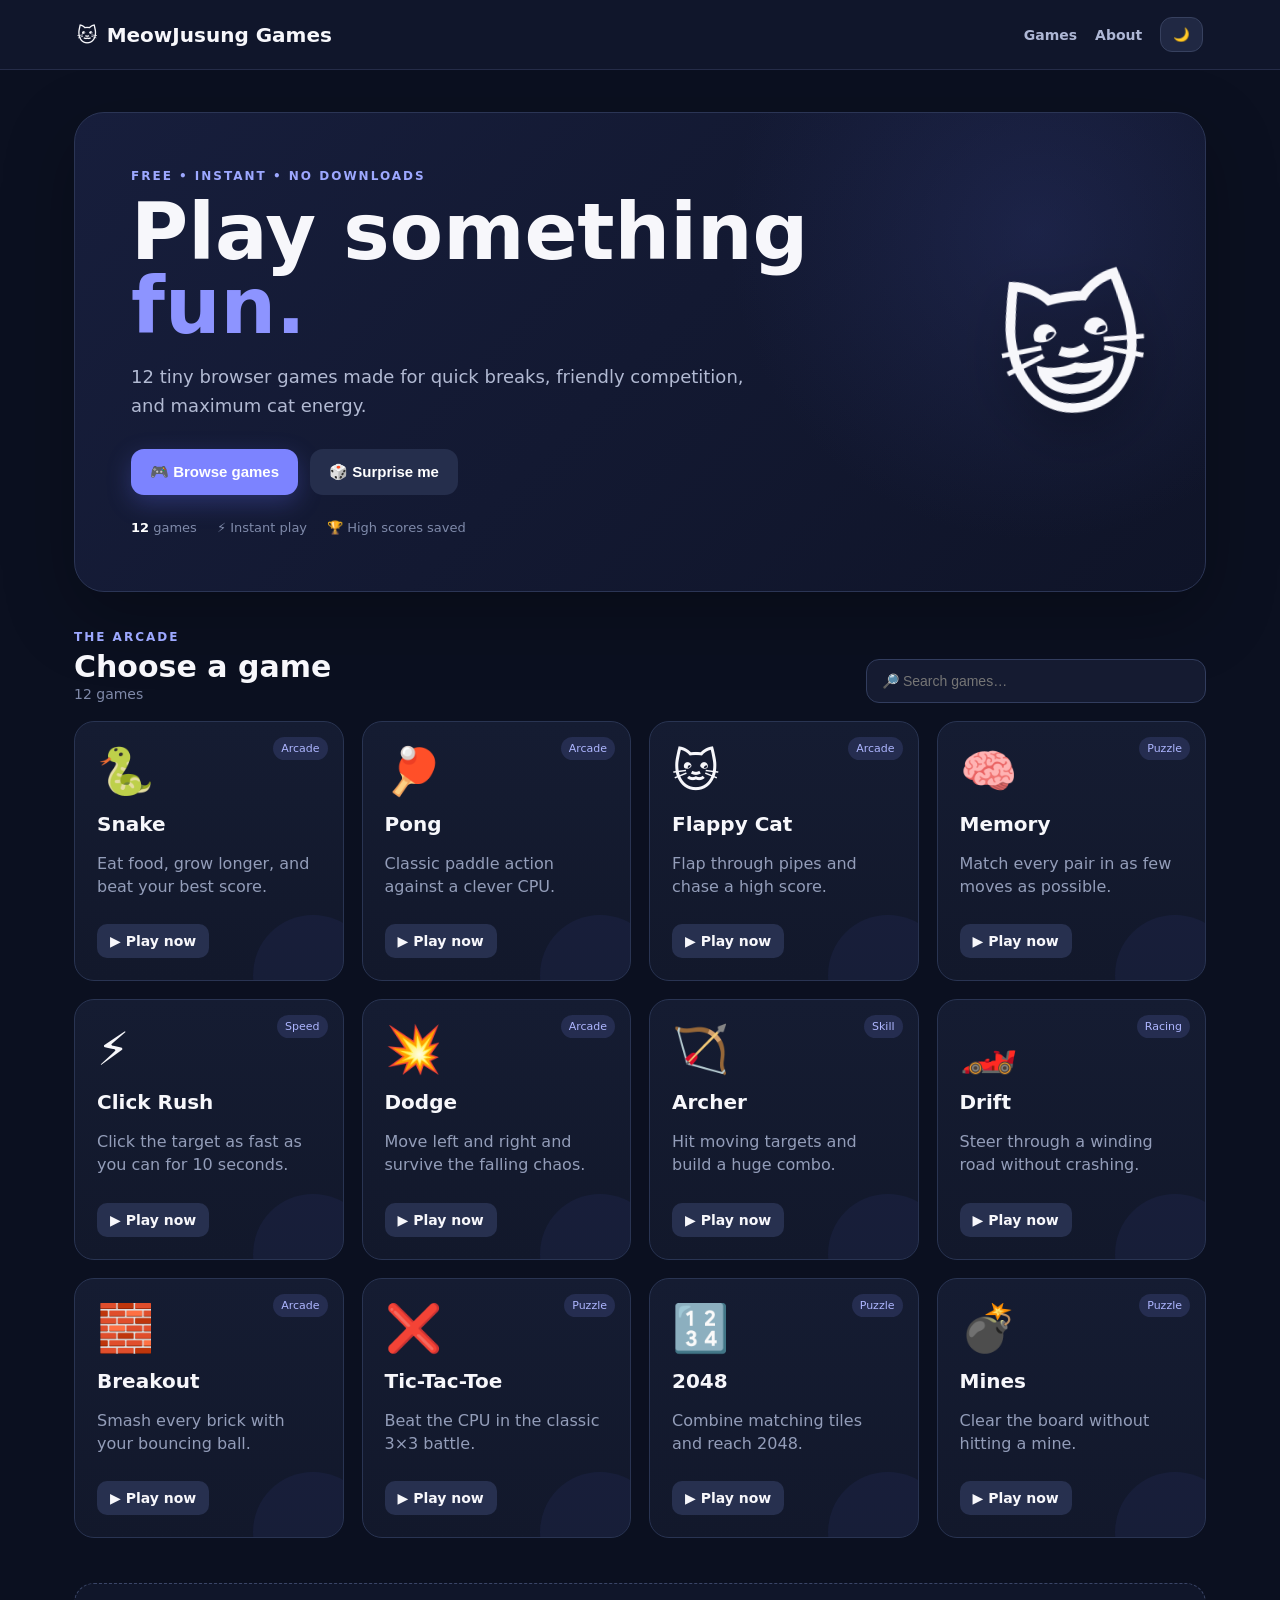
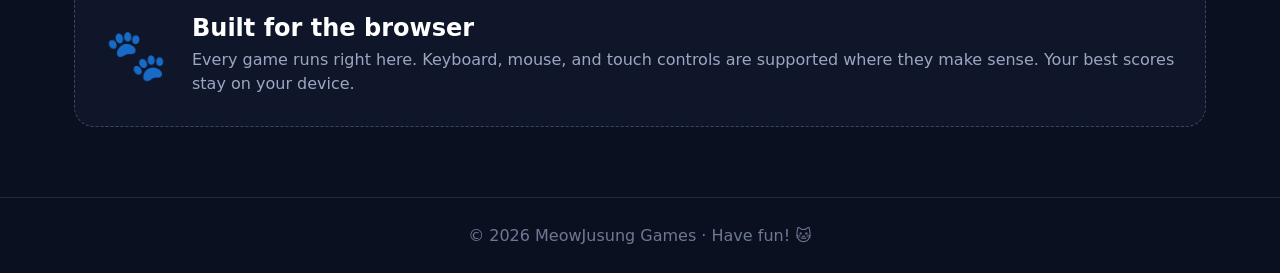
<file: index.html>
<!doctype html>
<html lang="en">
<head>
<meta charset="utf-8"><meta name="viewport" content="width=device-width,initial-scale=1">
<title>MeowJusung Games 🐱</title><link rel="stylesheet" href="style.css">
</head>
<body>
<header class="topbar"><a class="logo" href="index.html">🐱 <span>MeowJusung Games</span></a><nav><a href="#games">Games</a><a href="#about">About</a><button id="themeBtn" title="Toggle theme">🌙</button></nav></header>
<main>
<section class="hero"><div><p class="eyebrow">FREE • INSTANT • NO DOWNLOADS</p><h1>Play something <em>fun.</em></h1><p class="sub">12 tiny browser games made for quick breaks, friendly competition, and maximum cat energy.</p><div class="hero-actions"><button class="primary" onclick="document.getElementById('games').scrollIntoView({behavior:'smooth'})">🎮 Browse games</button><button class="secondary" onclick="randomGame()">🎲 Surprise me</button></div><div class="stats"><span><b id="total">12</b> games</span><span>⚡ Instant play</span><span>🏆 High scores saved</span></div></div><div class="hero-cat">😺</div></section>
<section class="toolbar"><div><p class="eyebrow small">THE ARCADE</p><h2 id="games">Choose a game</h2><span id="count" class="muted"></span></div><input id="search" placeholder="🔎 Search games…" aria-label="Search games"></section>
<section id="grid" class="grid"></section>
<section id="about" class="coming"><div class="bigpaw">🐾</div><div><h2>Built for the browser</h2><p>Every game runs right here. Keyboard, mouse, and touch controls are supported where they make sense. Your best scores stay on your device.</p></div></section>
</main><footer>© 2026 MeowJusung Games · Have fun! 🐱</footer>
<script src="app.js"></script>
</body></html>
</file>
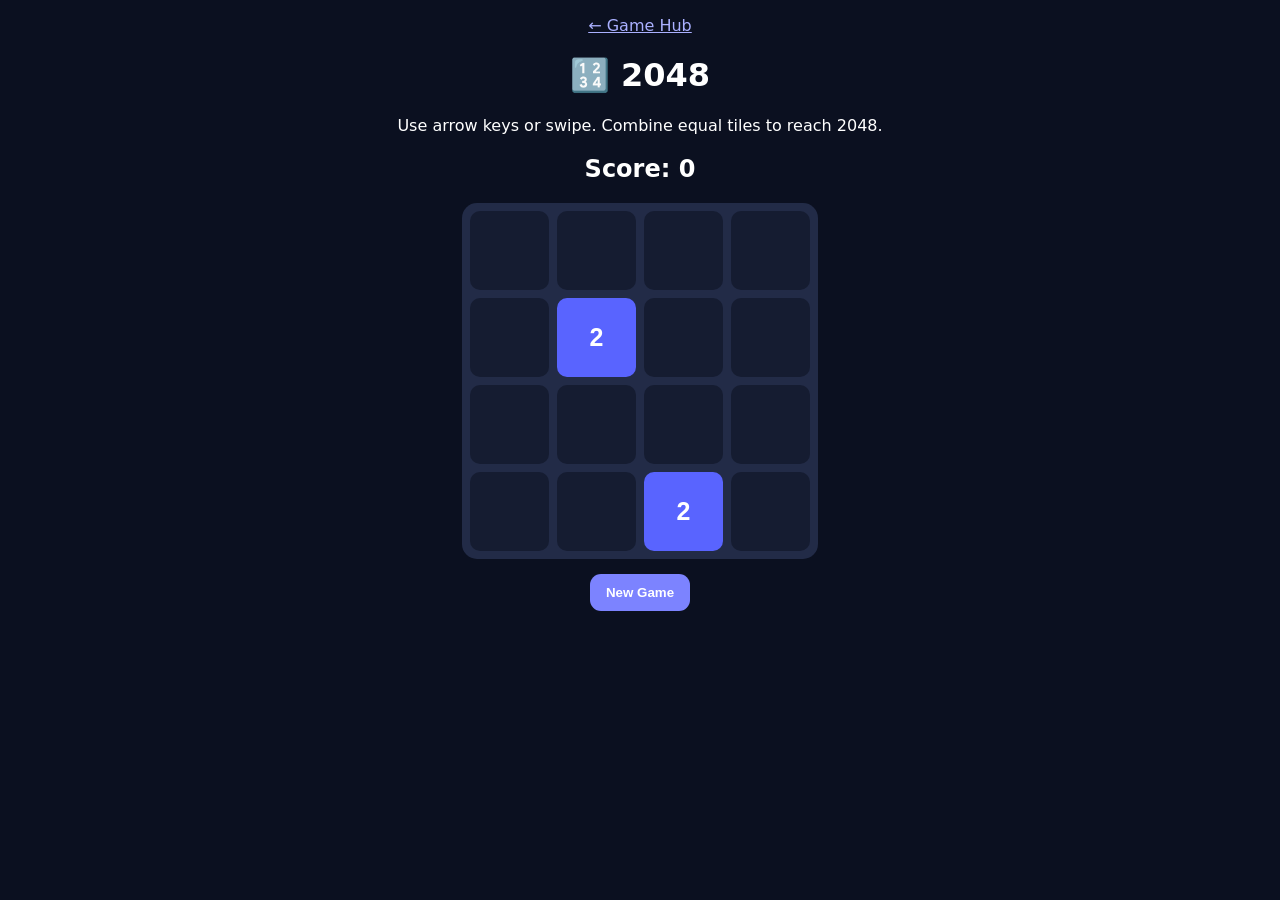
<file: games/2048.html>
<!doctype html><html lang="en"><meta name="viewport" content="width=device-width,initial-scale=1"><title>2048 — MeowJusung Games</title><style>body{margin:0;background:#0b1020;color:#fff;font-family:system-ui;text-align:center}#g{width:340px;max-width:92vw;margin:auto;display:grid;grid-template-columns:repeat(4,1fr);gap:8px;background:#222b47;padding:8px;border-radius:15px}.t{aspect-ratio:1;border:0;border-radius:10px;background:#151c31;color:white;font-size:25px;font-weight:900}.on{background:#5964ff}.new{margin:15px;padding:11px 16px;border:0;border-radius:11px;background:#7c83ff;color:white;font-weight:800}a{color:#aab0ff}</style><main><p><a href="../index.html">← Game Hub</a></p><h1>🔢 2048</h1><p>Use arrow keys or swipe. Combine equal tiles to reach 2048.</p><h2 id=s>Score: 0</h2><div id=g></div><button class=new onclick="start()">New Game</button></main><script>let a,score=0;function start(){a=Array(16).fill(0);score=0;add();add();draw()}function add(){let e=a.map((v,i)=>v?null:i).filter(i=>i!==null);if(e.length)a[e[Math.random()*e.length|0]]=Math.random()<.9?2:4}function draw(){g.innerHTML=a.map(v=>`<button class="t ${v?'on':''}">${v||''}</button>`).join('');s.textContent='Score: '+score}function move(dir){let old=a.join();let rows=[];for(let r=0;r<4;r++)rows.push(a.slice(r*4,r*4+4));if(dir==='up'||dir==='down'){rows=rows[0].map((_,c)=>rows.map(r=>r[c]));if(dir==='down')rows.forEach(r=>r.reverse())}if(dir==='right')rows.forEach(r=>r.reverse());rows=rows.map(r=>{r=r.filter(Boolean);for(let i=0;i<r.length-1;i++)if(r[i]===r[i+1]){r[i]*=2;score+=r[i];r.splice(i+1,1)}while(r.length<4)r.push(0);return r});if(dir==='right'||dir==='down')rows.forEach(r=>r.reverse());if(dir==='up'||dir==='down')rows=rows[0].map((_,c)=>rows.map(r=>r[c]));a=rows.flat();if(a.join()!==old){add();draw();if(!a.includes(2048)&&!canMove()){setTimeout(()=>alert('No more moves! Score: '+score),50)}}}function canMove(){for(let i=0;i<16;i++){if(!a[i])return true;if(i%4<3&&a[i]===a[i+1])return true;if(i<12&&a[i]===a[i+4])return true}return false}addEventListener('keydown',e=>{let m={ArrowUp:'up',ArrowDown:'down',ArrowLeft:'left',ArrowRight:'right'}[e.key];if(m){e.preventDefault();move(m)}});let sx=0,sy=0;addEventListener('touchstart',e=>{sx=e.touches[0].clientX;sy=e.touches[0].clientY},{passive:true});addEventListener('touchend',e=>{let dx=e.changedTouches[0].clientX-sx,dy=e.changedTouches[0].clientY-sy;if(Math.max(Math.abs(dx),Math.abs(dy))<30)return;move(Math.abs(dx)>Math.abs(dy)?dx>0?'right':'left':dy>0?'down':'up')},{passive:true});start()</script>
</file>
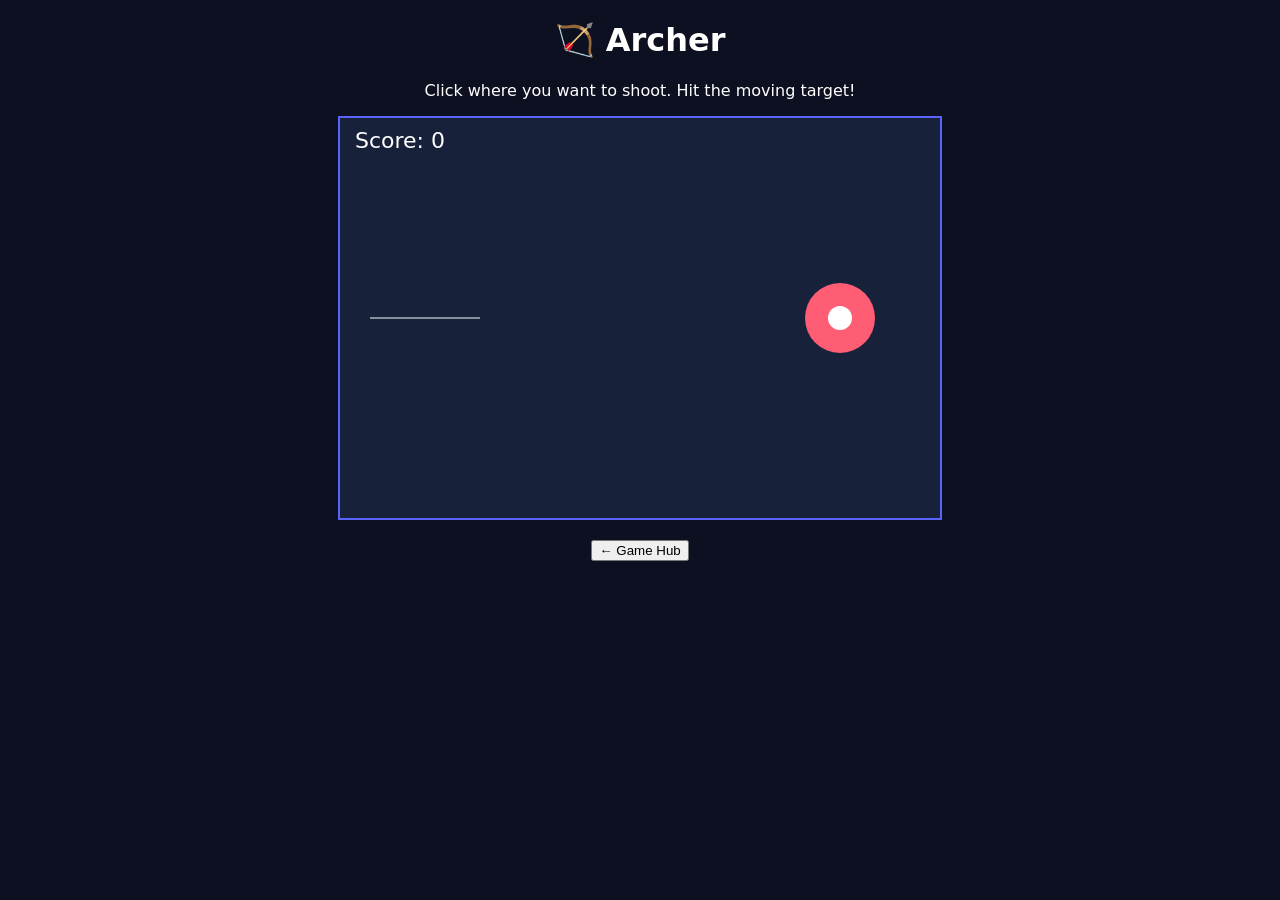
<file: games/archer.html>
<!doctype html><meta name="viewport" content="width=device-width,initial-scale=1"><title>Archer</title><style>body{margin:0;background:#0d1020;color:white;font-family:system-ui;text-align:center}canvas{background:#17213a;border:2px solid #5964ff;max-width:92vw}</style><h1>🏹 Archer</h1><p>Click where you want to shoot. Hit the moving target!</p><canvas id=c width=600 height=400></canvas><p><button onclick="location.href='../index.html'">← Game Hub</button></p><script>let x=c.getContext('2d'),tx=500,ty=200,score=0; c.onclick=e=>{let r=c.getBoundingClientRect(),mx=e.clientX-r.left,my=e.clientY-r.top;if(Math.hypot(mx-tx,my-ty)<35){score++;tx=80+Math.random()*440;ty=60+Math.random()*280}else{score=Math.max(0,score-1)}draw()};function draw(){x.clearRect(0,0,600,400);x.strokeStyle='white';x.beginPath();x.moveTo(30,200);x.lineTo(140,200);x.stroke();x.fillStyle='#ff5d73';x.beginPath();x.arc(tx,ty,35,0,7);x.fill();x.fillStyle='white';x.beginPath();x.arc(tx,ty,12,0,7);x.fill();x.font='22px system-ui';x.fillText('Score: '+score,15,30)}draw()</script>
</file>
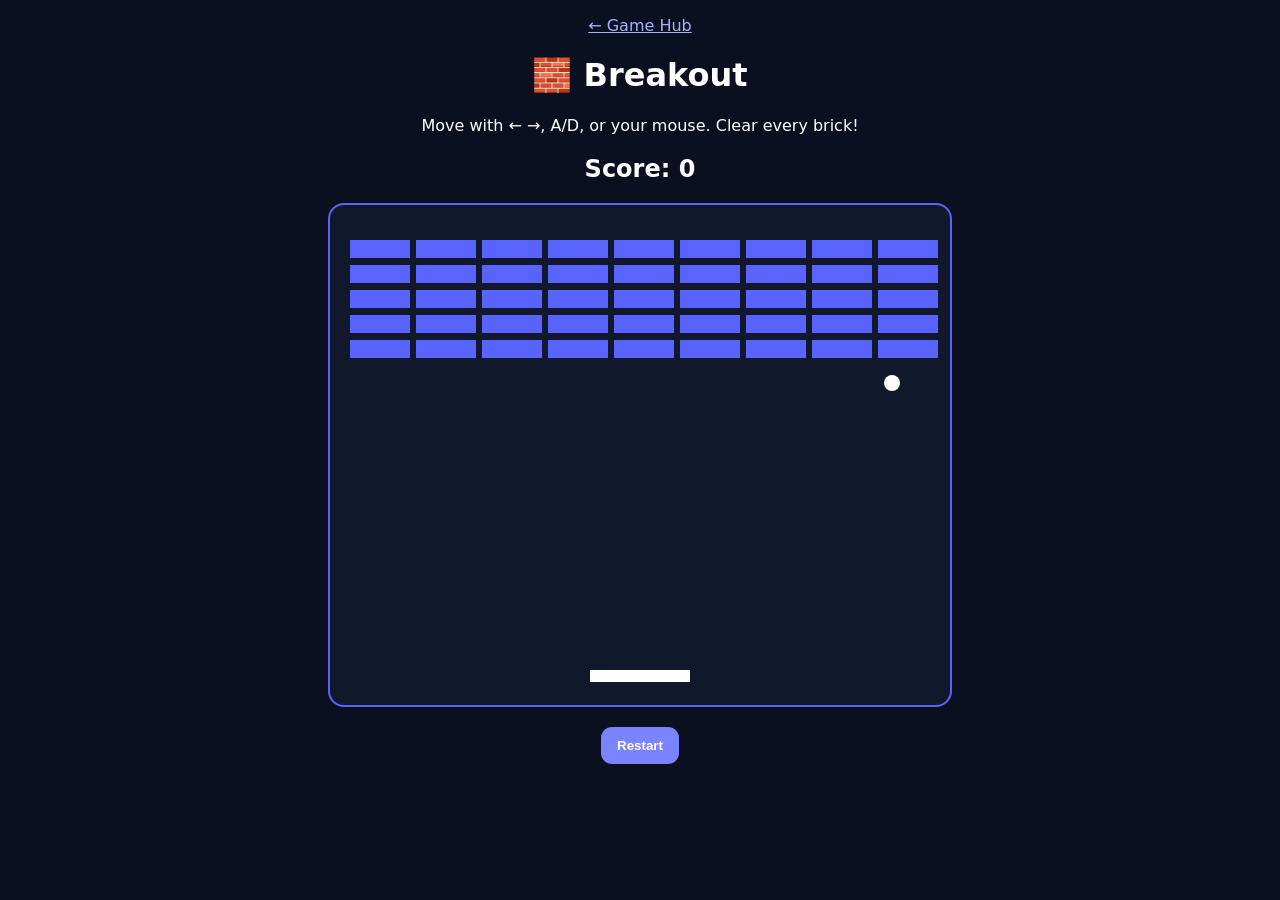
<file: games/breakout.html>
<!doctype html><html lang="en"><meta name="viewport" content="width=device-width,initial-scale=1"><title>Breakout — MeowJusung Games</title><style>body{margin:0;background:#0b1020;color:#fff;font-family:system-ui;text-align:center}canvas{width:min(620px,94vw);height:auto;background:#11182b;border:2px solid #5964ff;border-radius:16px}button{padding:11px 16px;border:0;border-radius:11px;background:#7c83ff;color:#fff;font-weight:800;cursor:pointer}a{color:#aab0ff}</style><main><p><a href="../index.html">← Game Hub</a></p><h1>🧱 Breakout</h1><p>Move with ← →, A/D, or your mouse. Clear every brick!</p><h2 id=s>Score: 0</h2><canvas id=c width=620 height=500></canvas><p><button onclick="start()">Restart</button></p></main><script>const c=document.getElementById('c'),g=c.getContext('2d');let px,ball,bricks,run;addEventListener('keydown',e=>{if(e.key==='ArrowLeft'||e.key.toLowerCase()==='a')px-=30;if(e.key==='ArrowRight'||e.key.toLowerCase()==='d')px+=30;px=Math.max(0,Math.min(520,px))});c.onmousemove=e=>{const r=c.getBoundingClientRect();px=(e.clientX-r.left)*620/r.width-50;px=Math.max(0,Math.min(520,px))};function start(){px=260;ball={x:310,y:430,vx:4,vy:-4};bricks=[];for(let r=0;r<5;r++)for(let q=0;q<9;q++)bricks.push({x:20+q*66,y:35+r*25,on:1});run=1;loop()}function loop(){if(!run)return;ball.x+=ball.vx;ball.y+=ball.vy;if(ball.x<8||ball.x>612)ball.vx*=-1;if(ball.y<8)ball.vy*=-1;if(ball.y>455&&ball.y<480&&ball.x>px&&ball.x<px+100)ball.vy=-Math.abs(ball.vy),ball.vx+=(ball.x-px-50)/20;for(const b of bricks)if(b.on&&ball.x>b.x&&ball.x<b.x+60&&ball.y>b.y&&ball.y<b.y+18){b.on=0;ball.vy*=-1;const n=bricks.filter(z=>z.on).length;s.textContent='Score: '+(45-n)}if(ball.y>500){run=0;alert('Game over! Restart and try again.')}if(!bricks.some(b=>b.on)){run=0;alert('You cleared the board!')}g.clearRect(0,0,620,500);g.fillStyle='#5964ff';bricks.forEach(b=>{if(b.on)g.fillRect(b.x,b.y,60,18)});g.fillStyle='white';g.fillRect(px,465,100,12);g.beginPath();g.arc(ball.x,ball.y,8,0,7);g.fill();requestAnimationFrame(loop)}start()</script>
</file>
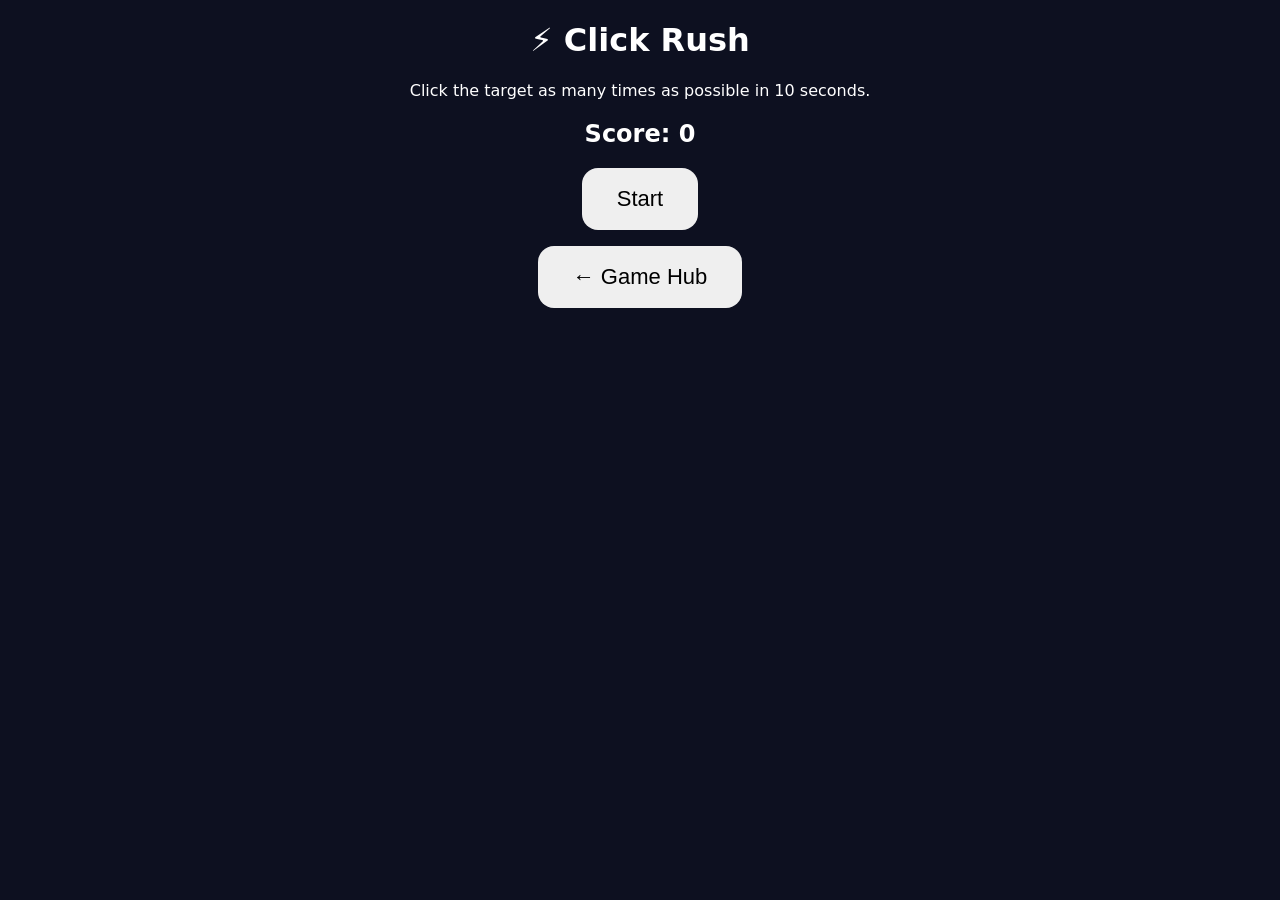
<file: games/click-rush.html>
<!doctype html><meta name="viewport" content="width=device-width,initial-scale=1"><title>Click Rush</title><style>body{margin:0;background:#0d1020;color:white;font-family:system-ui;text-align:center}button{font-size:22px;padding:18px 35px;border:0;border-radius:16px;cursor:pointer}#target{position:fixed;left:50%;top:50%;transform:translate(-50%,-50%)}.hidden{display:none}</style><h1>⚡ Click Rush</h1><p>Click the target as many times as possible in 10 seconds.</p><h2 id=s>Score: 0</h2><button id=start onclick="go()">Start</button><button id=target class=hidden onclick="hit()">CLICK!</button><p><button onclick="location.href='../index.html'">← Game Hub</button></p><script>let n=0,end;function go(){n=0;document.getElementById('s').textContent='Score: 0';start.classList.add('hidden');target.classList.remove('hidden');end=Date.now()+10000;move();tick()}function hit(){if(Date.now()<end){n++;s.textContent='Score: '+n;move()}}function move(){target.style.left=(10+Math.random()*80)+'%';target.style.top=(20+Math.random()*65)+'%'}function tick(){if(Date.now()<end)setTimeout(tick,100);else{target.classList.add('hidden');start.classList.remove('hidden');alert('Time! Score: '+n)}}</script>
</file>
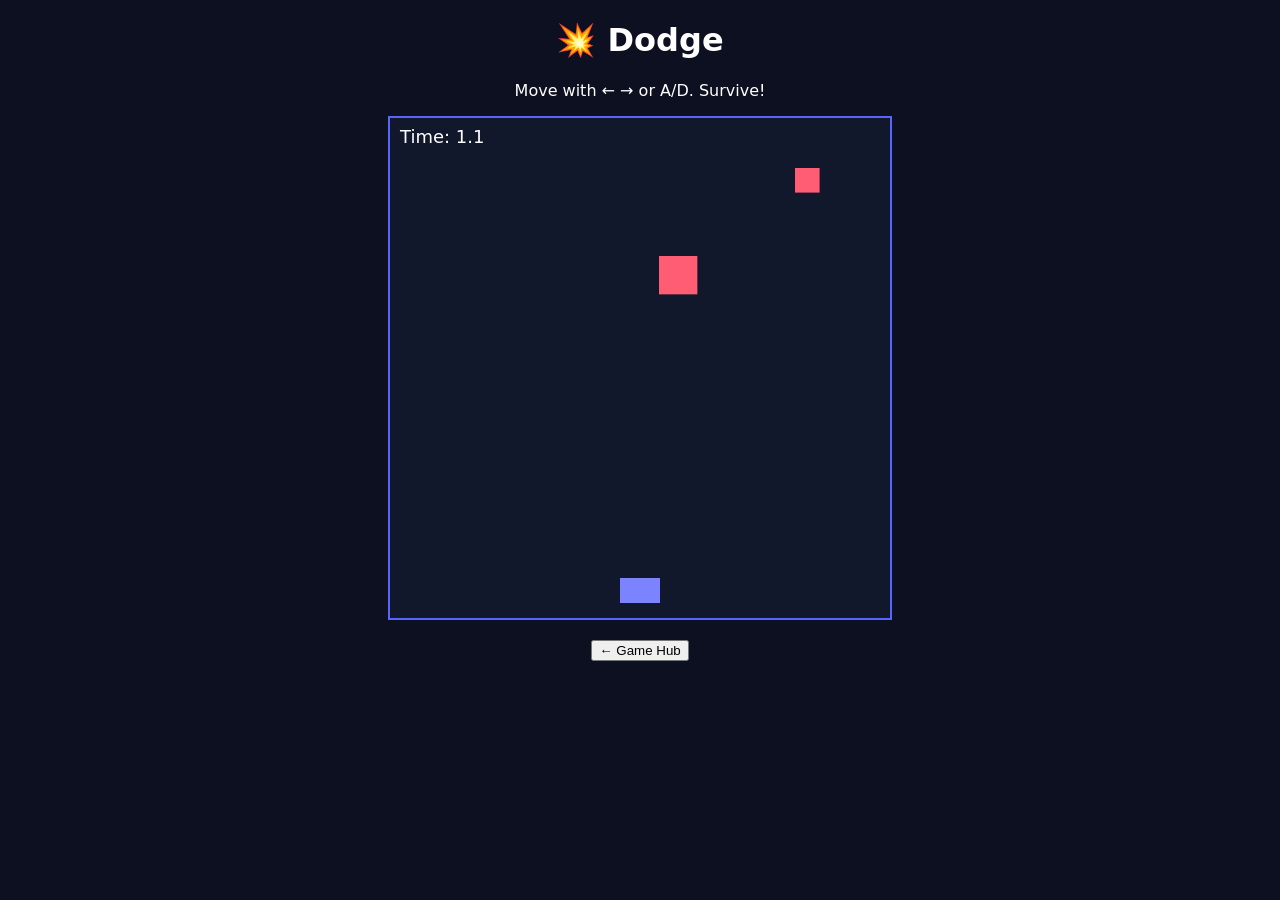
<file: games/dodge.html>
<!doctype html><meta name="viewport" content="width=device-width,initial-scale=1"><title>Dodge</title><style>body{margin:0;background:#0d1020;color:white;font-family:system-ui;text-align:center}canvas{background:#11182b;border:2px solid #5964ff;max-width:92vw}</style><h1>💥 Dodge</h1><p>Move with ← → or A/D. Survive!</p><canvas id=c width=500 height=500></canvas><p><button onclick="location.href='../index.html'">← Game Hub</button></p><script>let x=c.getContext('2d'),px=230,obs=[],t=0,run=1;onkeydown=e=>{if(e.key==='ArrowLeft'||e.key.toLowerCase()==='a')px-=25;if(e.key==='ArrowRight'||e.key.toLowerCase()==='d')px+=25;px=Math.max(0,Math.min(460,px))};function loop(){if(!run)return;t++;if(t%22===0)obs.push({x:Math.random()*460|0,y:-30,s:20+Math.random()*25});x.clearRect(0,0,500,500);x.fillStyle='#7c83ff';x.fillRect(px,460,40,25);x.fillStyle='#ff5d73';obs.forEach(o=>{o.y+=4;x.fillRect(o.x,o.y,o.s,o.s);if(o.y>435&&o.x<px+40&&o.x+o.s>px){run=0;alert('You survived '+Math.floor(t/60)+' seconds');location.reload()}});obs=obs.filter(o=>o.y<520);x.fillStyle='white';x.font='18px system-ui';x.fillText('Time: '+(t/60).toFixed(1),10,25);requestAnimationFrame(loop)}loop()</script>
</file>
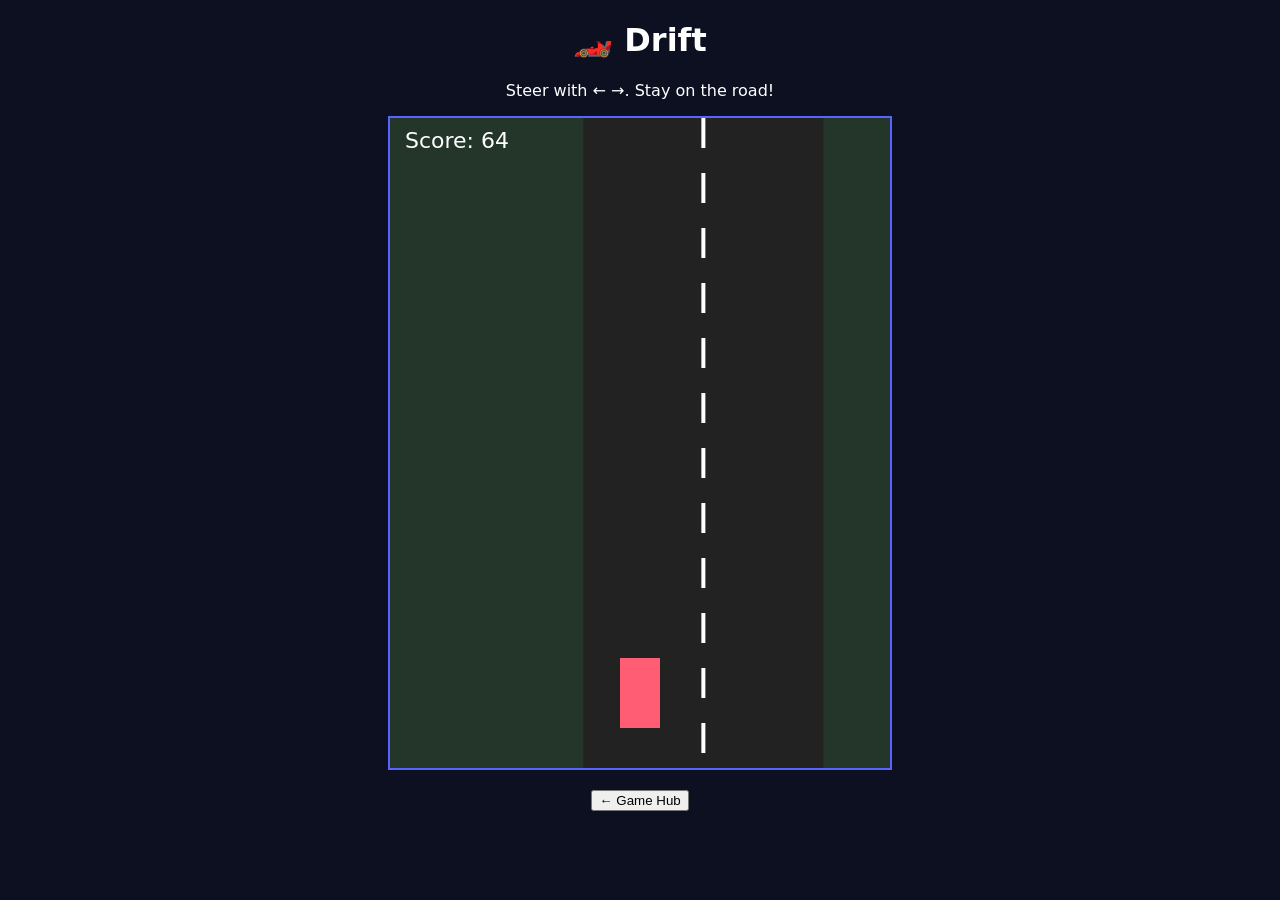
<file: games/drift.html>
<!doctype html><meta name="viewport" content="width=device-width,initial-scale=1"><title>Drift</title><style>body{margin:0;background:#0d1020;color:white;font-family:system-ui;text-align:center}canvas{background:#24352a;border:2px solid #5964ff;max-width:92vw}</style><h1>🏎️ Drift</h1><p>Steer with ← →. Stay on the road!</p><canvas id=c width="500" height="650"></canvas><p><button onclick="location.href='../index.html'">← Game Hub</button></p><script>let x=c.getContext('2d'),car=230,road=130,t=0,alive=1;onkeydown=e=>{if(e.key==='ArrowLeft')car-=18;if(e.key==='ArrowRight')car+=18};function loop(){if(!alive)return;t++;road=130+Math.sin(t/70)*80;x.clearRect(0,0,500,650);x.fillStyle='#222';x.fillRect(road,0,240,650);x.strokeStyle='white';x.setLineDash([30,25]);x.lineWidth=4;x.beginPath();x.moveTo(road+120,0);x.lineTo(road+120,650);x.stroke();x.setLineDash([]);x.fillStyle='#ff5d73';x.fillRect(car,540,40,70);x.fillStyle='white';x.font='22px system-ui';x.fillText('Score: '+t,15,30);if(car<road||car>road+200){alive=0;alert('Crash! Score: '+t)}else requestAnimationFrame(loop)}loop()</script>
</file>
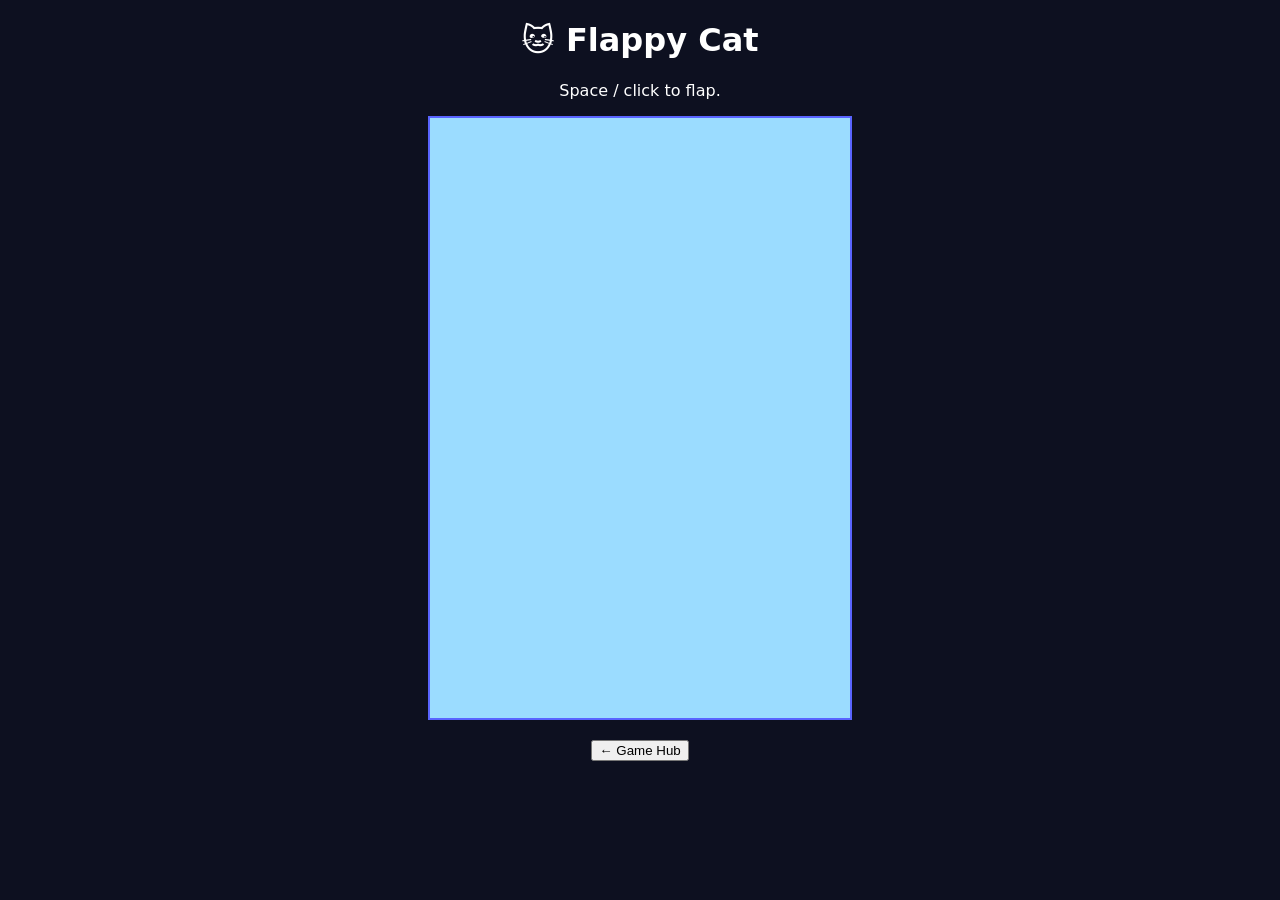
<file: games/flappy.html>
<!doctype html><meta name="viewport" content="width=device-width,initial-scale=1"><title>Flappy Cat</title><style>body{margin:0;background:#0d1020;color:white;font-family:system-ui;text-align:center}canvas{background:#9bdcff;border:2px solid #5964ff;max-width:92vw}</style><h1>🐱 Flappy Cat</h1><p>Space / click to flap.</p><canvas id=c width=420 height=600></canvas><p><button onclick="location.href='../index.html'">← Game Hub</button></p><script>let x=c.getContext('2d'),y=300,v=0,px=420,gap=180,top=180,score=0,dead=0;function flap(){if(dead){location.reload();return}v=-8}onkeydown=e=>{if(e.code==='Space')flap()};c.onclick=flap;function loop(){v+=.4;y+=v;px-=3;if(px<-60){px=420;top=70+Math.random()*300;score++}x.clearRect(0,0,420,600);x.fillStyle='#57b66b';x.fillRect(px,0,55,top);x.fillRect(px,top+gap,55,600);x.font='38px system-ui';x.fillText('🐱',100,y);x.fillStyle='#111';x.font='22px system-ui';x.fillText('Score: '+score,15,30);if(y<0||y>580||(px<135&&px+55>100&&(y<top||y>top+gap))){dead=1;x.fillText('Game over — click to restart',70,300)}else requestAnimationFrame(loop)}loop()</script>
</file>
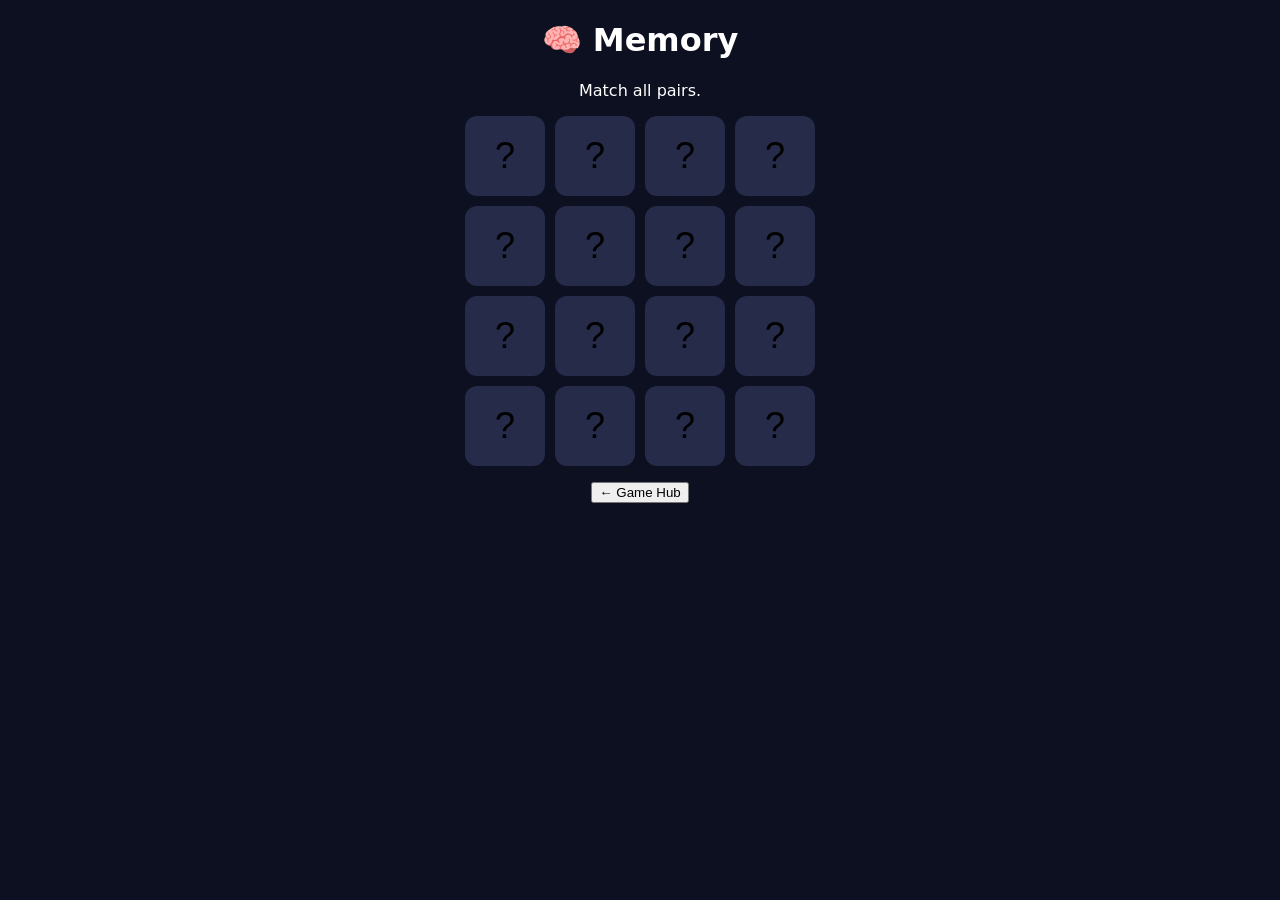
<file: games/memory.html>
<!doctype html><meta name="viewport" content="width=device-width,initial-scale=1"><title>Memory</title><style>body{margin:0;background:#0d1020;color:white;font-family:system-ui;text-align:center}.grid{display:grid;grid-template-columns:repeat(4,80px);gap:10px;justify-content:center}.card{height:80px;background:#252b48;border:0;border-radius:12px;font-size:36px;cursor:pointer}.card.open{background:#5964ff}</style><h1>🧠 Memory</h1><p>Match all pairs.</p><div id=g class=grid></div><p><button onclick="location.href='../index.html'">← Game Hub</button></p><script>let vals=['🐱','🐶','🦊','🐸','🐼','🐵','🐯','🐙'];vals=[...vals,...vals].sort(()=>Math.random()-.5);let first=null,lock=false,matched=0;g.innerHTML=vals.map((v,i)=>`<button class=card onclick="flip(this,${i})">?</button>`).join('');function flip(el,i){if(lock||el.classList.contains('open'))return;el.textContent=vals[i];el.classList.add('open');if(!first){first={el,i};return}if(vals[i]===vals[first.i]){matched+=2;first=null;if(matched===vals.length)setTimeout(()=>alert('You won!'),200)}else{lock=true;let f=first;first=null;setTimeout(()=>{el.textContent='?';el.classList.remove('open');f.el.textContent='?';f.el.classList.remove('open');lock=false},650)}}</script>
</file>
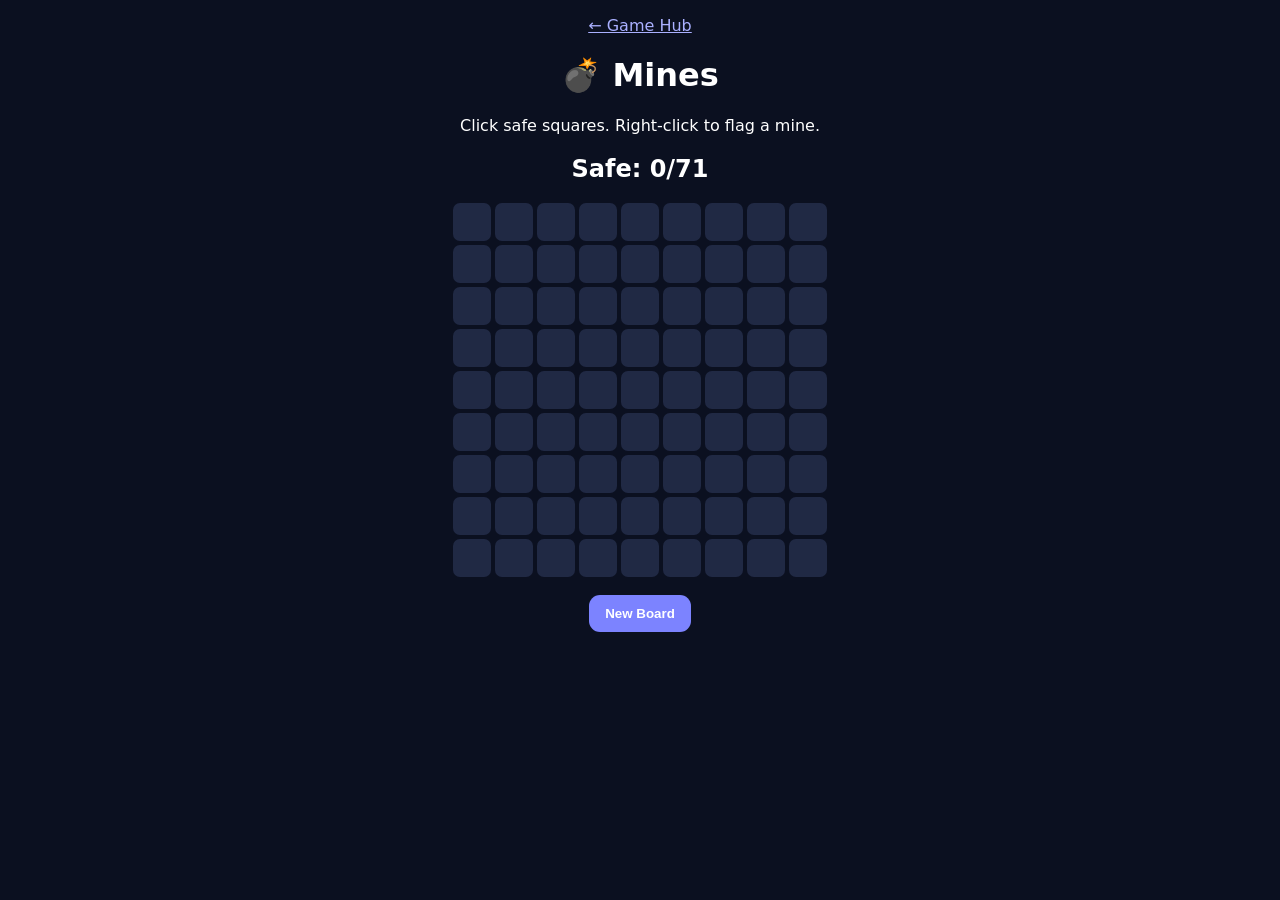
<file: games/mines.html>
<!doctype html><html lang="en"><meta name="viewport" content="width=device-width,initial-scale=1"><title>Mines — MeowJusung Games</title><style>body{margin:0;background:#0b1020;color:#fff;font-family:system-ui;text-align:center}#g{display:grid;grid-template-columns:repeat(9,38px);gap:4px;justify-content:center}.c{width:38px;height:38px;border:0;border-radius:7px;background:#202944;color:#fff;font-weight:900;cursor:pointer}.c.open{background:#5964ff}.c.flag{background:#7c83ff}button.reset{margin:18px;padding:11px 16px;border:0;border-radius:11px;background:#7c83ff;color:#fff;font-weight:800}a{color:#aab0ff}</style><main><p><a href="../index.html">← Game Hub</a></p><h1>💣 Mines</h1><p>Click safe squares. Right-click to flag a mine.</p><h2 id=s>Safe: 0/71</h2><div id=g></div><button class=reset onclick="start()">New Board</button></main><script>const N=81,M=10;let mines,open,flags,over;function start(){mines=new Set();open=new Set();flags=new Set();over=0;while(mines.size<M)mines.add(Math.random()*N|0);draw()}function near(i){let r=Math.floor(i/9),c=i%9,n=[];for(let y=-1;y<=1;y++)for(let x=-1;x<=1;x++){let rr=r+y,cc=c+x;if(rr>=0&&rr<9&&cc>=0&&cc<9&&(x||y))n.push(rr*9+cc)}return n}function count(i){return near(i).filter(x=>mines.has(x)).length}function reveal(i){if(over||open.has(i)||flags.has(i))return;if(mines.has(i)){open.add(i);over=1;draw();setTimeout(()=>alert('💥 Boom! Try again.'),20);return}open.add(i);if(count(i)===0)near(i).forEach(reveal)}function clickCell(i){reveal(i);if(open.size===N-M){over=1;draw();setTimeout(()=>alert('🎉 You cleared the board!'),20)}}function draw(){g.innerHTML=Array.from({length:N},(_,i)=>`<button class="c ${open.has(i)?'open':''} ${flags.has(i)?'flag':''}" onclick="clickCell(${i})" oncontextmenu="event.preventDefault();flag(${i})">${open.has(i)?(count(i)||''):(flags.has(i)?'⚑':'')}</button>`).join('');s.textContent=over?'Board finished':`Safe: ${open.size}/${N-M}`}function flag(i){if(over||open.has(i))return;flags.has(i)?flags.delete(i):flags.add(i);draw()}start()</script>
</file>
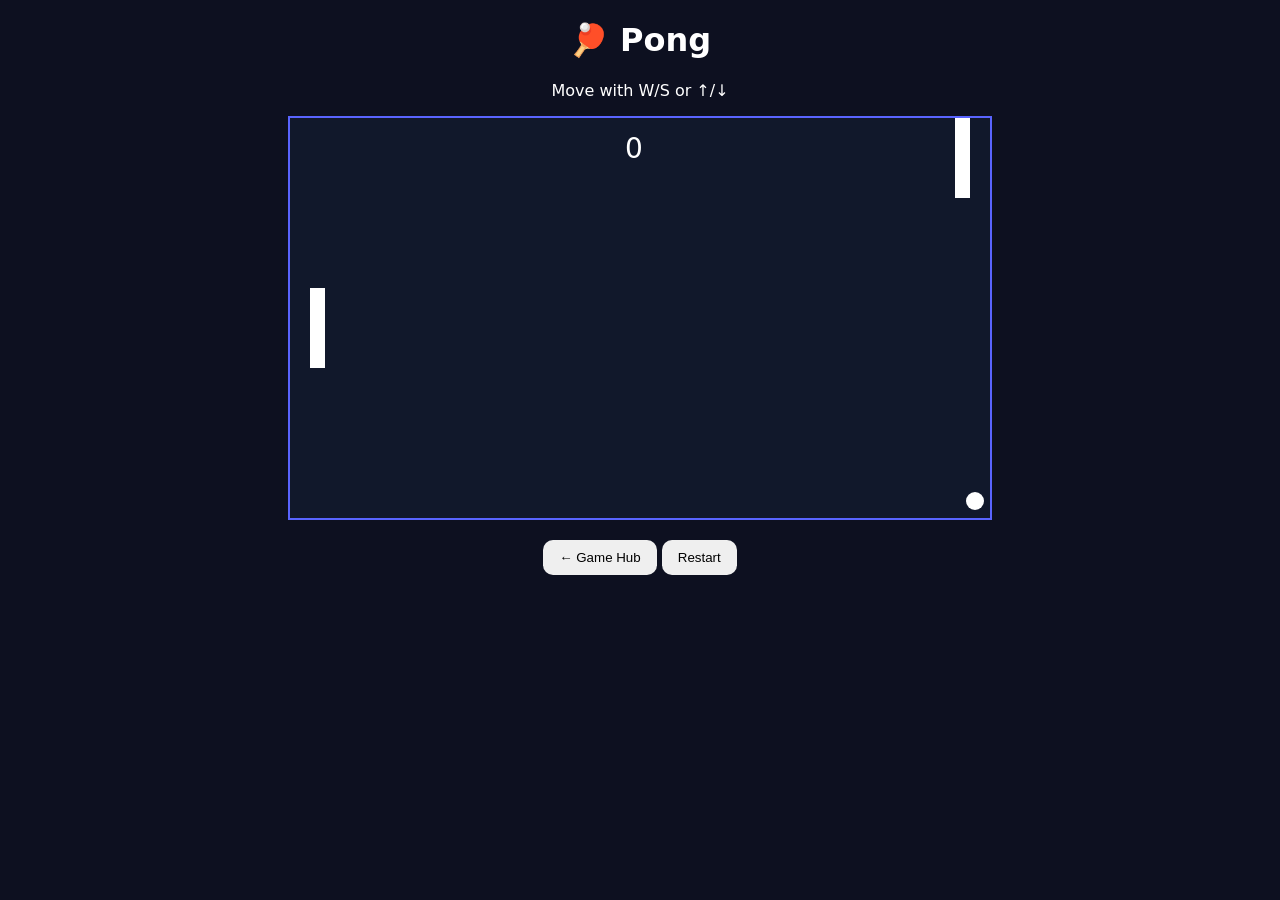
<file: games/pong.html>
<!doctype html><meta name="viewport" content="width=device-width,initial-scale=1"><title>Pong</title><style>body{margin:0;background:#0d1020;color:white;font-family:system-ui;text-align:center}canvas{background:#11182b;border:2px solid #5964ff;max-width:92vw}button{padding:10px 16px;border:0;border-radius:10px;cursor:pointer}</style><h1>🏓 Pong</h1><p>Move with W/S or ↑/↓</p><canvas id=c width=700 height=400></canvas><p><button onclick="location.href='../index.html'">← Game Hub</button> <button onclick="start()">Restart</button></p><script>let c=document.querySelector('canvas'),x=c.getContext('2d'),py=170,ay=170,bx=350,by=200,vx=5,vy=3,score=0,keys={};onkeydown=e=>keys[e.key.toLowerCase()]=1;onkeyup=e=>keys[e.key.toLowerCase()]=0;function start(){py=170;ay=170;bx=350;by=200;vx=5;vy=3;score=0}function loop(){if(keys.w||keys.arrowup)py-=6;if(keys.s||keys.arrowdown)py+=6;py=Math.max(0,Math.min(320,py));ay+=by<ay?3:-3;ay=Math.max(0,Math.min(320,ay));bx+=vx;by+=vy;if(by<0||by>390)vy*=-1;if(bx<35&&by>py&&by<py+80){vx=Math.abs(vx);vy+=(by-py-40)/30;score++}if(bx>665&&by>ay&&by<ay+80)vx=-Math.abs(vx);if(bx<0||bx>700){if(bx<0)alert('Game over! Score: '+score);start()}x.clearRect(0,0,700,400);x.fillStyle='white';x.fillRect(20,py,15,80);x.fillRect(665,ay,15,80);x.beginPath();x.arc(bx,by,9,0,7);x.fill();x.font='28px system-ui';x.fillText(score,335,40);requestAnimationFrame(loop)}loop()</script>
</file>
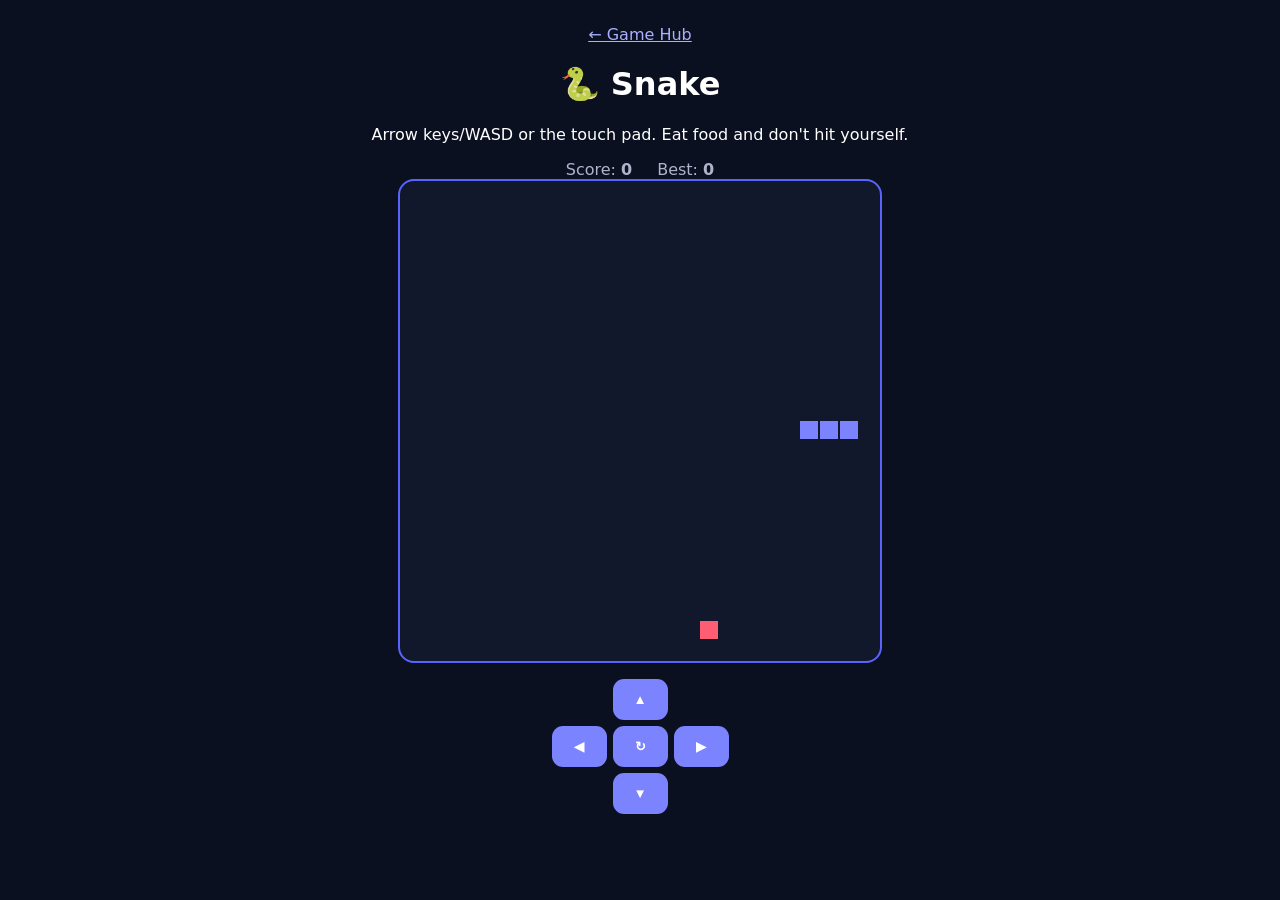
<file: games/snake.html>
<!doctype html><html lang="en"><head><meta charset="utf-8"><meta name="viewport" content="width=device-width,initial-scale=1"><title>Snake — MeowJusung Games</title><style>body{margin:0;background:#0b1020;color:white;font-family:system-ui;text-align:center}main{max-width:620px;margin:25px auto;padding:0 15px}canvas{width:min(480px,92vw);height:auto;background:#11182b;border:2px solid #5964ff;border-radius:16px}button{padding:11px 16px;border:0;border-radius:11px;background:#7c83ff;color:white;font-weight:800;cursor:pointer}a{color:#aab0ff}.bar{display:flex;justify-content:center;gap:25px;color:#aeb4ca}.pad{display:grid;grid-template-columns:repeat(3,55px);gap:6px;justify-content:center;margin-top:12px}.pad button{padding:13px}.blank{visibility:hidden}</style></head><body><main><p><a href="../index.html">← Game Hub</a></p><h1>🐍 Snake</h1><p>Arrow keys/WASD or the touch pad. Eat food and don't hit yourself.</p><div class=bar><span>Score: <b id=score>0</b></span><span>Best: <b id=best>0</b></span></div><canvas id=c width=480 height=480></canvas><div class=pad><button class=blank></button><button onclick="turn(0,-1)">▲</button><button class=blank></button><button onclick="turn(-1,0)">◀</button><button onclick="start()">↻</button><button onclick="turn(1,0)">▶</button><button class=blank></button><button onclick="turn(0,1)">▼</button><button class=blank></button></div></main><script>const c=document.getElementById('c'),x=c.getContext('2d'),n=24,s=20;let snake,food,dx,dy,score,run,over;best.textContent=localStorage.snakeBest||0;function start(){clearInterval(run);snake=[{x:12,y:12},{x:11,y:12},{x:10,y:12}];dx=1;dy=0;score=0;over=0;scoreEl();place();draw();run=setInterval(tick,95)}function scoreEl(){scoreEl2=score;document.getElementById('score').textContent=score}function place(){do food={x:Math.random()*n|0,y:Math.random()*n|0};while(snake.some(p=>p.x===food.x&&p.y===food.y))}function turn(a,b){if(a&&dx===-a||b&&dy===-b)return;dx=a;dy=b}function tick(){let h={x:snake[0].x+dx,y:snake[0].y+dy};if(h.x<0||h.y<0||h.x>=n||h.y>=n||snake.some(p=>p.x===h.x&&p.y===h.y)){over=1;clearInterval(run);return}snake.unshift(h);if(h.x===food.x&&h.y===food.y){score++;scoreEl();if(score>+(localStorage.snakeBest||0)){localStorage.snakeBest=score;best.textContent=score}place()}else snake.pop();draw()}function draw(){x.clearRect(0,0,c.width,c.height);x.fillStyle='#ff5d73';x.fillRect(food.x*s,food.y*s,s-2,s-2);x.fillStyle='#7c83ff';snake.forEach(p=>x.fillRect(p.x*s,p.y*s,s-2,s-2));if(over){x.fillStyle='white';x.font='bold 28px system-ui';x.textAlign='center';x.fillText('Game over — press ↻',240,245);x.textAlign='left'}}addEventListener('keydown',e=>{let k=e.key.toLowerCase();if(k==='arrowup'||k==='w')turn(0,-1);if(k==='arrowdown'||k==='s')turn(0,1);if(k==='arrowleft'||k==='a')turn(-1,0);if(k==='arrowright'||k==='d')turn(1,0);if(e.code==='Space'&&over)start()});start()</script></body></html>
</file>
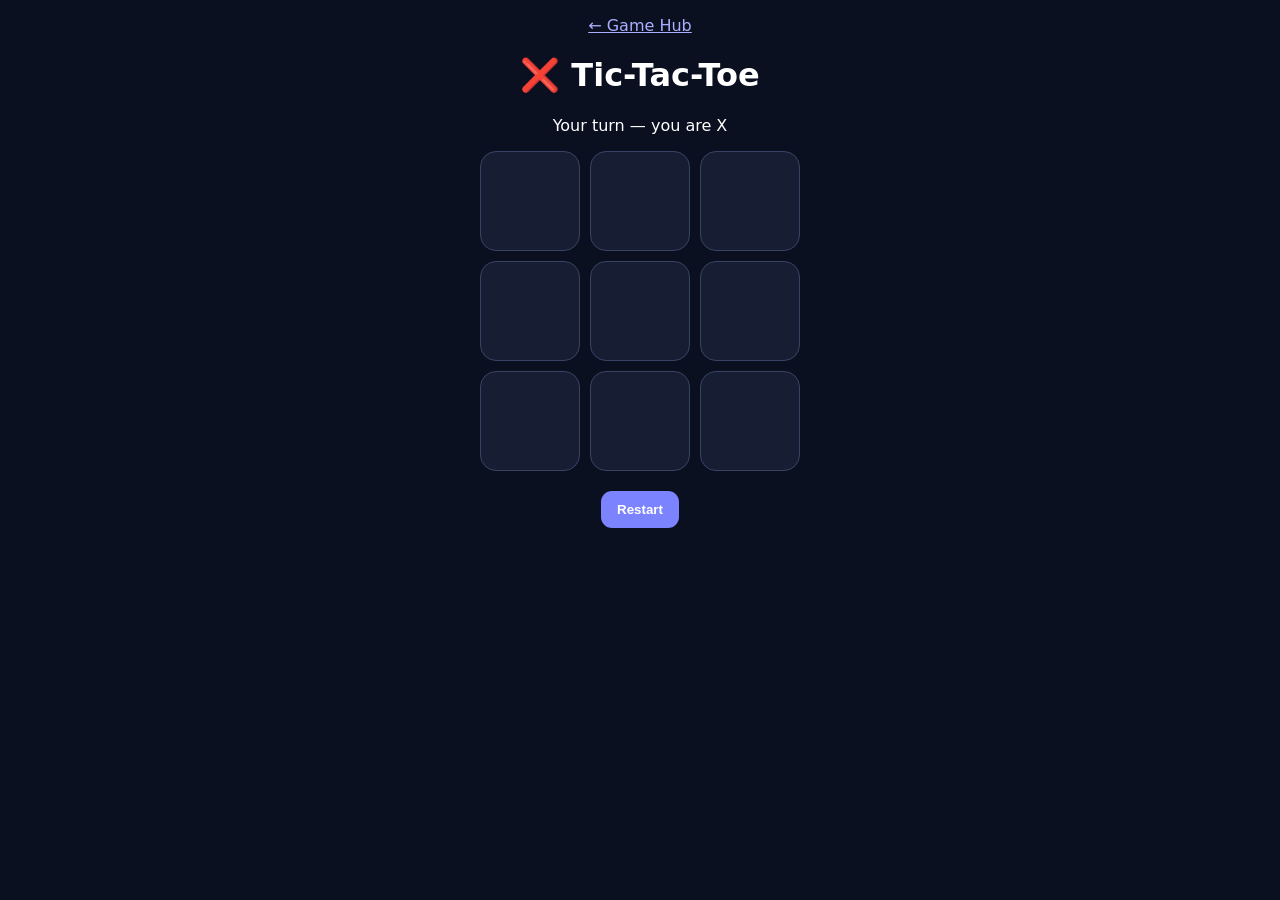
<file: games/tictactoe.html>
<!doctype html><html lang="en"><meta name="viewport" content="width=device-width,initial-scale=1"><title>Tic-Tac-Toe — MeowJusung Games</title><style>body{margin:0;background:#0b1020;color:#fff;font-family:system-ui;text-align:center}#b{display:grid;grid-template-columns:repeat(3,100px);gap:10px;justify-content:center}.cell{width:100px;height:100px;font-size:45px;border:1px solid #384364;border-radius:16px;background:#171e34;color:#fff;cursor:pointer}.cell:hover{border-color:#7c83ff}button.reset{margin-top:20px;padding:11px 16px;border:0;border-radius:11px;background:#7c83ff;color:#fff;font-weight:800}a{color:#aab0ff}</style><main><p><a href="../index.html">← Game Hub</a></p><h1>❌ Tic-Tac-Toe</h1><p id=s>Your turn — you are X</p><div id=b></div><button class=reset onclick="start()">Restart</button></main><script>let board,over;function start(){board=Array(9).fill('');over=0;draw()}function draw(){b.innerHTML=board.map((v,i)=>`<button class=cell onclick="move(${i})">${v}</button>`).join('');s.textContent=over?'Game over — press Restart':'Your turn — you are X'}function win(p){return[[0,1,2],[3,4,5],[6,7,8],[0,3,6],[1,4,7],[2,5,8],[0,4,8],[2,4,6]].some(a=>a.every(i=>board[i]===p))}function move(i){if(over||board[i])return;board[i]='X';if(win('X')){over=1;s.textContent='🎉 You win!';draw();return}if(!board.includes('')){over=1;s.textContent="It's a draw!";draw();return}let empty=board.map((v,i)=>v?null:i).filter(i=>i!==null),best=empty.find(i=>{board[i]='O';let w=win('O');board[i]='';return w});let pick=best??empty[Math.floor(Math.random()*empty.length)];board[pick]='O';if(win('O')){over=1;s.textContent='CPU wins — try again!'}else if(!board.includes('')){over=1;s.textContent="It's a draw!"}draw()}start()</script>
</file>
<file: style.css>
*{box-sizing:border-box}html{scroll-behavior:smooth}body{margin:0;font-family:Inter,system-ui,-apple-system,Segoe UI,sans-serif;background:#0b1020;color:#f7f7fb;min-height:100vh;transition:.25s}a{text-decoration:none;color:inherit}.topbar{height:70px;display:flex;align-items:center;justify-content:space-between;padding:0 6vw;border-bottom:1px solid #252c48;background:#10162b;position:sticky;top:0;z-index:5;backdrop-filter:blur(12px)}.logo{font-weight:900;font-size:20px;display:flex;gap:9px;align-items:center}.topbar nav{display:flex;gap:18px;align-items:center}.topbar nav a{color:#aeb7d5;font-weight:700;font-size:14px}.topbar nav a:hover{color:#fff}.top-actions button,.topbar button{background:#202843;border:1px solid #37415f;color:white;border-radius:12px;padding:9px 12px;cursor:pointer}main{max-width:1180px;margin:auto;padding:0 24px 70px}.hero{margin:42px 0 38px;padding:56px;border:1px solid #2b3555;border-radius:30px;background:radial-gradient(circle at 85% 25%,#313b7a55,transparent 30%),linear-gradient(135deg,#171e3c,#0f1428);display:flex;justify-content:space-between;align-items:center;overflow:hidden;box-shadow:0 24px 70px #0004}.eyebrow{font-size:12px;font-weight:900;letter-spacing:2px;color:#9da8ff;margin:0}.eyebrow.small{margin-bottom:5px}.hero h1{font-size:clamp(44px,7vw,78px);line-height:.95;margin:12px 0 20px;max-width:720px}.hero h1 em{font-style:normal;color:#8d94ff}.sub{color:#b2bad3;font-size:18px;line-height:1.6;max-width:650px}.hero-actions{display:flex;gap:12px;margin-top:28px}.primary,.secondary{border:0;border-radius:13px;padding:14px 19px;font-weight:900;cursor:pointer;font-size:15px}.primary{background:#7c83ff;color:white;box-shadow:0 8px 25px #6670ff44}.secondary{background:#252e4c;color:white}.primary:hover,.secondary:hover{transform:translateY(-2px)}.hero-cat{font-size:145px;transform:rotate(-8deg);filter:drop-shadow(0 20px 25px #0006);user-select:none}.stats{display:flex;gap:20px;margin-top:25px;color:#7f8aaa;font-size:13px}.stats b{color:#fff}.toolbar{display:flex;align-items:flex-end;justify-content:space-between;margin:30px 0 18px}.toolbar h2{margin:0;font-size:30px}.muted{color:#7f89a8;font-size:14px}.toolbar input{width:min(340px,48%);background:#151b31;border:1px solid #323d5e;color:white;border-radius:13px;padding:13px 15px;outline:none;font-size:14px}.toolbar input:focus{border-color:#737cff}.grid{display:grid;grid-template-columns:repeat(auto-fit,minmax(235px,1fr));gap:18px}.card{background:linear-gradient(180deg,#151c32,#12182b);border:1px solid #293452;border-radius:20px;padding:22px;transition:.18s;cursor:pointer;position:relative;overflow:hidden}.card:after{content:'';position:absolute;inset:auto -30px -55px auto;width:120px;height:120px;background:#6973ff10;border-radius:50%}.card:hover{transform:translateY(-5px);border-color:#6973ff;box-shadow:0 18px 40px #0005}.icon{font-size:46px}.card h3{margin:14px 0 7px;font-size:20px}.card p{color:#939db9;min-height:42px;line-height:1.45}.play{display:inline-block;margin-top:10px;background:#27304f;border-radius:10px;padding:9px 13px;font-weight:800;font-size:14px}.badge{position:absolute;right:15px;top:15px;font-size:11px;color:#aeb6ff;background:#252d50;padding:5px 8px;border-radius:99px}.coming{margin-top:45px;display:flex;gap:25px;align-items:center;padding:30px;border:1px dashed #3a4567;border-radius:20px;color:#9da6c1;background:#10162a}.coming h2{color:white;margin:0 0 6px}.coming p{margin:0;line-height:1.5}.bigpaw{font-size:50px}footer{text-align:center;color:#6e7896;padding:28px;border-top:1px solid #202842}@media(max-width:650px){.topbar nav a{display:none}.hero{padding:32px}.hero-cat{display:none}.hero h1{font-size:46px}.toolbar{gap:15px;align-items:flex-end}.toolbar input{width:48%}.stats{flex-wrap:wrap;gap:10px}.grid{grid-template-columns:repeat(2,minmax(0,1fr));gap:12px}.card{padding:16px}.coming{align-items:flex-start}.bigpaw{font-size:38px}}@media(max-width:430px){.grid{grid-template-columns:1fr}.toolbar{display:block}.toolbar input{width:100%;margin-top:12px}.hero-actions{flex-wrap:wrap}}
body.light{background:#f5f7fc;color:#171b2b}.light .topbar{background:#fff;border-color:#e2e6f0}.light .topbar nav a{color:#5b6378}.light .hero{background:linear-gradient(135deg,#fff,#edf0ff);border-color:#dce1f2}.light .sub,.light .card p{color:#657087}.light .toolbar input{background:#fff;color:#171b2b;border-color:#d9deeb}.light .card{background:#fff;border-color:#dfe4ef}.light .secondary{background:#e9ecf6;color:#20253a}.light .coming{background:#fff;border-color:#ccd3e3}.light footer{border-color:#e1e5ee}
</file>
